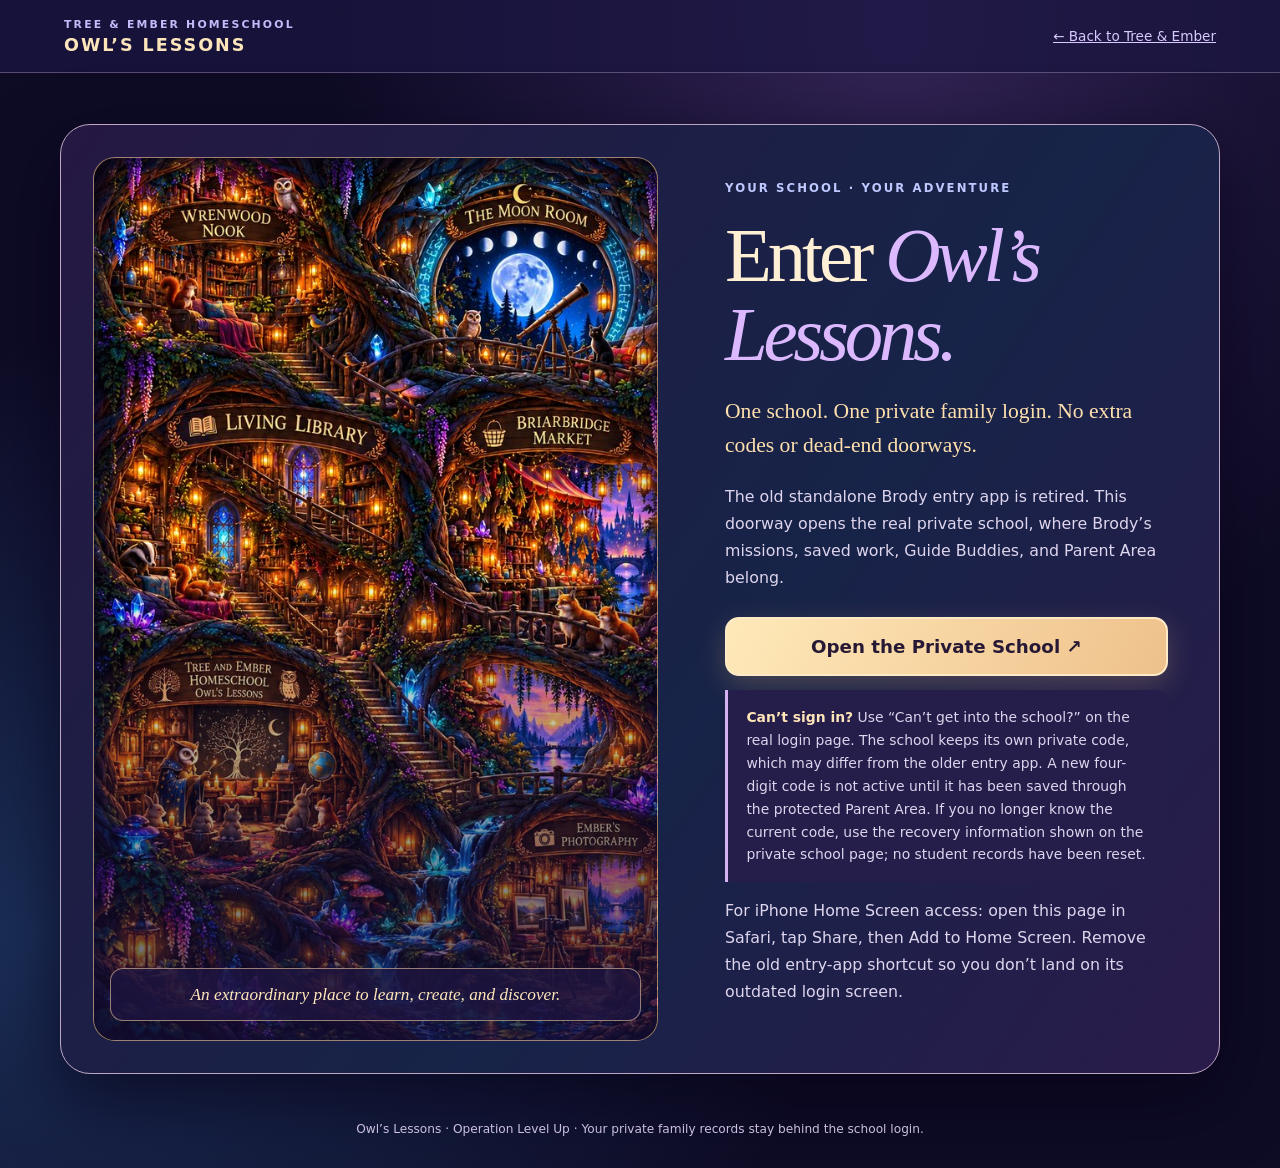
<file: brody-portal-entry.html>
<!doctype html>
<html lang="en">
<head>
<meta charset="utf-8">
<meta name="viewport" content="width=device-width,initial-scale=1">
<meta name="robots" content="noindex,nofollow,noarchive">
<meta name="theme-color" content="#16122f">
<title>Owl’s Lessons — Open the Real School | Tree &amp; Ember</title>
<style>
:root{color-scheme:dark;font-family:system-ui,-apple-system,BlinkMacSystemFont,"Segoe UI",sans-serif;background:#0e0b25;color:#ffeed5}
*{box-sizing:border-box}
body{margin:0;min-height:100svh;background:radial-gradient(ellipse at 70% 2%,#51377e8c,transparent 45%),radial-gradient(ellipse at 3% 80%,#264d8488,transparent 45%),#0e0b25}
.skip{position:absolute;left:-9999px;top:0;padding:1rem;background:#ffe6af;color:#1a0f38;z-index:10}.skip:focus{left:1rem}
header{display:flex;align-items:center;justify-content:space-between;gap:1rem;padding:1.1rem clamp(1.1rem,5vw,4rem);border-bottom:1px solid #9f8ab17a;background:#1b1642b3}
.brand{color:#fde5bb;font:700 clamp(.9rem,2vw,1.1rem) system-ui;letter-spacing:.11em;text-decoration:none;text-transform:uppercase}.brand span{display:block;color:#c4bafa;letter-spacing:.2em;font-size:.68rem;margin-bottom:.25rem}
.back{color:#d8c9ff;font-size:.85rem;white-space:nowrap}
main{width:min(1160px,calc(100% - 2rem));margin:clamp(1.25rem,4vw,3.5rem) auto 3rem}
.portal{display:grid;grid-template-columns:minmax(0,1.08fr) minmax(0,.92fr);gap:clamp(1.15rem,4vw,3rem);padding:clamp(1rem,3vw,2rem);border:1px solid #bea7c1;border-radius:30px;background:linear-gradient(125deg,#251842,#172348 58%,#2a1b4b);box-shadow:0 24px 70px #070318b5}
.art{min-height:560px;position:relative;border:1px solid #e2b58eaa;border-radius:22px;background:url('assets/portal-hub-final.jpg') left 69%/cover no-repeat;overflow:hidden;box-shadow:inset 0 0 36px #130b3288}
.art:after{content:"";position:absolute;inset:0;background:linear-gradient(to top,#150d36bc,transparent 55%)}
.art-label{position:absolute;left:1rem;right:1rem;bottom:1.2rem;z-index:1;text-align:center;padding:.8rem 1rem;background:#1e1540c9;color:#ffe7bb;border:1px solid #e0bb9aa2;border-radius:13px;font:italic 1.08rem/1.45 Georgia,serif}
.content{align-self:center;padding:clamp(.25rem,2vw,1.2rem)}
.eyebrow{font-size:.73rem;letter-spacing:.18em;text-transform:uppercase;font-weight:800;color:#bfc8ff}
h1{font:400 clamp(2.7rem,6vw,5rem)/1.03 Georgia,"Times New Roman",serif;letter-spacing:-.055em;color:#fff0d5;margin:1.25rem 0}
h1 em{font-style:italic;color:#dcb9ff}
.lead{font:400 clamp(1.13rem,2vw,1.35rem)/1.55 Georgia,serif;color:#ffe0ad}
p{font-size:.99rem;line-height:1.7;color:#ded5ee}
.primary{display:block;background:linear-gradient(115deg,#ffe9b9,#eec18b);color:#271935!important;text-decoration:none;text-align:center;font-weight:850;font-size:1.14rem;border:2px solid #ffeac7;border-radius:14px;padding:1.05rem 1.4rem;margin:1.6rem 0 .8rem;box-shadow:0 9px 28px #ebb9733d}
.primary:hover{background:#fff2da;transform:translateY(-2px)}
.primary:focus-visible,.back:focus-visible,.brand:focus-visible{outline:4px solid #fce3a3;outline-offset:5px}
.note{padding:1rem 1.15rem;border-left:3px solid #d4b2f2;background:#251d4a;border-radius:0 12px 12px 0;font-size:.87rem;line-height:1.65}
.note strong{color:#ffe5b7}
footer{text-align:center;padding:0 1rem 2rem;color:#cbc0df;font-size:.76rem}
@media(max-width:810px){.portal{grid-template-columns:1fr}.art{min-height:320px;order:2;background-position:left 70%}.content{order:1;padding:.3rem}.art-label{font-size:.89rem}}
@media(max-width:470px){header{align-items:flex-start;gap:.4rem}.back{font-size:.7rem}.art{min-height:250px}.portal{border-radius:19px}.primary{font-size:1.03rem}}
@media(prefers-reduced-motion:reduce){.primary:hover{transform:none}}
</style>
</head>
<body>
<a class="skip" href="#main">Skip to Owl’s Lessons doorway</a>
<header><a class="brand" href="./"><span>Tree &amp; Ember Homeschool</span>Owl’s Lessons</a><a class="back" href="./">← Back to Tree &amp; Ember</a></header>
<main id="main">
<section class="portal" aria-labelledby="heading">
  <div class="art" role="img" aria-label="Approved illustrated Tree & Ember living-tree library and Owl’s Lessons room"><span class="art-label">An extraordinary place to learn, create, and discover.</span></div>
  <div class="content">
    <span class="eyebrow">Your school · Your adventure</span>
    <h1 id="heading">Enter <em>Owl’s Lessons.</em></h1>
    <p class="lead">One school. One private family login. No extra codes or dead-end doorways.</p>
    <p>The old standalone Brody entry app is retired. This doorway opens the real private school, where Brody’s missions, saved work, Guide Buddies, and Parent Area belong.</p>
    <a class="primary" href="https://homeschool.treeandemberco.com/" rel="noreferrer">Open the Private School ↗</a>
    <p class="note"><strong>Can’t sign in?</strong> Use “Can’t get into the school?” on the real login page. The school keeps its own private code, which may differ from the older entry app. A new four-digit code is not active until it has been saved through the protected Parent Area. If you no longer know the current code, use the recovery information shown on the private school page; no student records have been reset.</p>
    <p>For iPhone Home Screen access: open this page in Safari, tap Share, then Add to Home Screen. Remove the old entry-app shortcut so you don’t land on its outdated login screen.</p>
  </div>
</section>
</main>
<footer>Owl’s Lessons · Operation Level Up · Your private family records stay behind the school login.</footer>
</body>
</html>
</file>
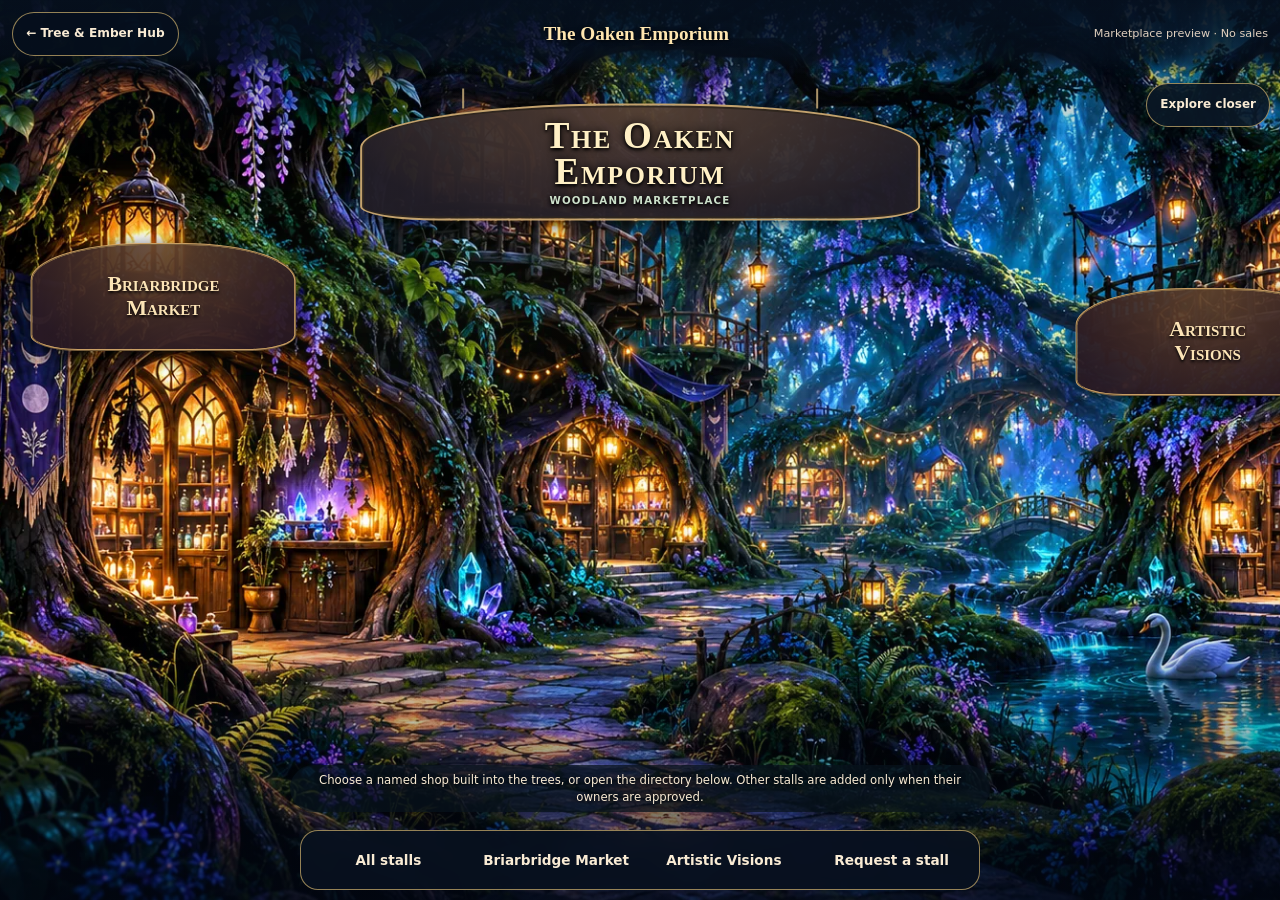
<file: oaken-emporium.html>
<!doctype html>
<html lang="en">
<head>
<meta charset="utf-8"><meta name="viewport" content="width=device-width, initial-scale=1, viewport-fit=cover">
<meta name="theme-color" content="#081420"><meta name="description" content="The Oaken Emporium is Tree & Ember's enchanted woodland marketplace for independent makers, including Briarbridge Market and Artistic Visions.">
<title>The Oaken Emporium | Tree & Ember</title>
<style>
:root{color-scheme:dark;--gold:#ebce90;--cream:#f9ebd4;--forest:#07121b;--teal:#8ccfcd;--stroke:rgba(226,192,117,.65)}*{box-sizing:border-box}html,body{margin:0;height:100%;font-family:Georgia,serif;color:var(--cream);background:var(--forest)}a{color:inherit}button{font:inherit}[hidden]{display:none!important}:focus-visible{outline:3px solid #ffedaa;outline-offset:3px}.skip{position:fixed;top:-100px;left:6px;background:#0b1c25;padding:10px;z-index:99}.skip:focus{top:10px}
.site-head{position:fixed;z-index:30;top:0;left:0;right:0;display:flex;align-items:center;justify-content:space-between;gap:12px;padding:calc(12px + env(safe-area-inset-top)) max(12px,env(safe-area-inset-right)) 19px max(12px,env(safe-area-inset-left));background:linear-gradient(#06101eee 0%,#06101ebb 72%,transparent)}.return{display:inline-flex;align-items:center;justify-content:center;border:1px solid var(--stroke);border-radius:60px;background:#06101ecb;font:650 .76rem/1.3 system-ui,sans-serif;padding:10px 13px;min-height:44px;text-decoration:none}.site-name{font:650 clamp(.85rem,2vw,1.2rem)/1.2 Georgia,serif;color:#ffe6b0;text-align:center;text-shadow:0 1px 4px #000}.private{font:500 .7rem/1.3 system-ui,sans-serif;color:#e0d0bf;text-align:right}
.market-scene{height:100dvh;width:100%;overflow:hidden;position:relative;background:radial-gradient(#24405b,#08141d 70%)}.scene-frame{position:absolute;inset:0;display:flex;justify-content:center;align-items:center;overflow:hidden}.forest-art{position:relative;width:max(100%,calc(100dvh * 1.776833));aspect-ratio:1672/941;flex:0 0 auto;max-width:none}.forest-art img{display:block;width:100%;height:100%;object-fit:cover;pointer-events:none;user-select:none}.market-scene::after{content:"";position:absolute;z-index:2;inset:0;pointer-events:none;background:linear-gradient(180deg,#02091577,transparent 20% 68%,#020815b8)}
.market-sign{position:absolute;z-index:6;top:18%;left:50%;transform:translate(-50%,-50%);width:35%;min-height:13%;padding:8px 10px;border:2px solid #c3a26d;border-radius:46% 46% 14% 14%/38% 38% 12% 12%;display:flex;align-items:center;justify-content:center;flex-direction:column;background:radial-gradient(ellipse at 50% 0%,#584234f1,#211d26f8 80%);box-shadow:0 5px 15px #000a,inset 0 0 0 2px #2f261e;text-align:center;text-shadow:0 2px 3px #000,0 0 9px #000;pointer-events:none}.market-sign::before,.market-sign::after{content:"";position:absolute;top:-15%;height:18%;border-left:2px solid #aa936a}.market-sign::before{left:18%}.market-sign::after{right:18%}.market-sign strong{font-variant:small-caps;font-size:clamp(1.25rem,2.9vw,3rem);line-height:.97;letter-spacing:.045em;color:#fff0c5}.market-sign small{font:650 clamp(.52rem,.8vw,.77rem)/1.25 system-ui,sans-serif;letter-spacing:.12em;text-transform:uppercase;color:#cde1cb;margin-top:4px}
.shop-sign{position:absolute;z-index:7;transform:translate(-50%,-50%);width:16.6%;min-height:12%;display:flex;align-items:center;justify-content:center;text-align:center;line-height:1.08;font-variant:small-caps;color:#fce4b6;background:radial-gradient(ellipse at 50% 0%,#61432de8,#291922f4 84%);border:2px ridge #c99f65;border-radius:42% 42% 18% 18%/35% 35% 15% 15%;box-shadow:0 4px 18px #000b;text-shadow:0 2px 3px #000;padding:7px 10px;text-decoration:none;font-size:clamp(.93rem,1.7vw,1.75rem);font-weight:700}.shop-sign:hover,.shop-sign:focus-visible{box-shadow:0 0 18px #ffcd74cf,0 3px 8px #000b}.briar{top:33%;left:20.2%}.artistic{top:38%;left:85.5%}
.controls{z-index:14;position:absolute;right:max(10px,env(safe-area-inset-right));top:calc(83px + env(safe-area-inset-top))}.control{min-height:44px;border:1px solid var(--stroke);border-radius:45px;background:#0a1826e9;color:var(--cream);padding:9px 13px;font:650 .75rem/1.3 system-ui,sans-serif;cursor:pointer}.tip{z-index:10;position:absolute;bottom:calc(88px + env(safe-area-inset-bottom));left:50%;transform:translateX(-50%);width:min(92%,700px);margin:0;background:#08121cb9;padding:7px 13px;border-radius:24px;text-align:center;font:500 .73rem/1.4 system-ui,sans-serif;text-shadow:0 1px 5px #000}.scene-nav{position:absolute;z-index:12;bottom:calc(10px + env(safe-area-inset-bottom));left:50%;transform:translateX(-50%);width:min(95%,680px);padding:5px;display:flex;gap:3px;justify-content:center;align-items:center;border:1px solid var(--stroke);border-radius:18px;background:#08111fec;backdrop-filter:blur(8px)}.scene-nav a{flex:1;min-height:48px;padding:9px 5px;display:flex;align-items:center;justify-content:center;text-decoration:none;text-align:center;font:700 clamp(.65rem,1.6vw,.85rem)/1.18 system-ui,sans-serif;border-radius:11px}.scene-nav a:hover,.scene-nav a:focus-visible{background:#37505299}
.sheet{position:fixed;z-index:50;inset:0;padding:clamp(15px,5vw,40px);overflow-y:auto;display:none;align-items:center;justify-content:center;background:#010713e8;backdrop-filter:blur(10px)}.sheet:target{display:flex}.sheet-panel{width:min(100%,720px);max-height:94dvh;overflow:auto;padding:clamp(20px,4vw,33px);border:1px solid var(--stroke);border-radius:25px;background:linear-gradient(145deg,#172a36,#141827 65%,#14241e);box-shadow:0 20px 60px #000c}.sheet-top{display:flex;justify-content:space-between;align-items:center;gap:10px}.eyebrow{color:#c7d8bd;font:700 .75rem/1.4 system-ui,sans-serif;text-transform:uppercase;letter-spacing:.12em;margin:0}.close{display:inline-flex;justify-content:center;align-items:center;min-width:44px;min-height:44px;border:1px solid var(--stroke);border-radius:50%;background:#101b26;text-decoration:none;font:700 1.2rem system-ui,sans-serif}.sheet h2{font:400 clamp(2rem,5vw,3.2rem)/1.1 Georgia,serif;color:#ffe5b5;margin:10px 0 14px}.sheet h3{font-size:1.3rem;margin:10px 0}.sheet p,.sheet li{font:400 .95rem/1.6 system-ui,sans-serif;color:#e4e4dc}.directory{display:grid;gap:14px}.directory-item{padding:16px;border-radius:15px;border:1px solid #b9a17286;background:#0b1925e3}.directory-item p{margin:6px 0 11px}.entry{display:inline-flex;align-items:center;justify-content:center;padding:11px 18px;min-height:44px;border:1px solid var(--stroke);border-radius:40px;background:#314b4be8;text-decoration:none;font:700 .82rem system-ui,sans-serif}.note{font-size:.81rem!important;color:#d4c6b5!important}
@media (max-width:620px),(max-aspect-ratio:5/6){.scene-frame.panorama{justify-content:flex-start;overflow-x:auto;overflow-y:hidden;-webkit-overflow-scrolling:touch;touch-action:pan-x;scrollbar-width:thin}.scene-frame.panorama .forest-art{width:max(100%,calc(100dvh * 1.776833))}.scene-frame:not(.panorama) .forest-art{width:100%;max-width:100%}.scene-frame:not(.panorama) .shop-sign{display:none}.scene-frame:not(.panorama) .market-sign{width:39%}.shop-sign{min-height:11%;width:17%;font-size:clamp(1rem,2.5vw,1.6rem)}.market-sign{width:34%}.market-sign strong{font-size:clamp(1.6rem,3vw,2.5rem)}.scene-nav{width:calc(100% - 12px)}.scene-nav a{font-size:.68rem;padding:6px 3px}.tip{bottom:calc(80px + env(safe-area-inset-bottom));font-size:.68rem}}@media(max-width:390px){.site-head{gap:5px}.return{font-size:.68rem;padding:8px}.site-name{font-size:.82rem}.private{display:none}.tip{font-size:.64rem}.market-sign strong{font-size:1.55rem}}@media(prefers-reduced-motion:reduce){*,*:before,*:after{animation:none!important;scroll-behavior:auto!important;transition:none!important}}
/* Approved living-tree palette: restrained teal light and amber glow, not extra lanterns. */
.market-scene::before{content:"";position:absolute;inset:0;pointer-events:none;z-index:3;opacity:.44;
 background:radial-gradient(ellipse at 29% 36%,rgba(133,205,150,.10),transparent 25%),
 radial-gradient(ellipse at 70% 58%,rgba(90,206,196,.12),transparent 27%),
 radial-gradient(ellipse at 51% 19%,rgba(230,194,116,.08),transparent 30%);
 animation:emporiumLight 14s ease-in-out infinite alternate}
@keyframes emporiumLight{from{opacity:.28}to{opacity:.53}}
@media(prefers-reduced-motion:reduce){.market-scene::before{animation:none!important;opacity:.37}}
</style>
<script defer>
window.addEventListener('DOMContentLoaded',()=>{const scene=document.getElementById('scene'),toggle=document.getElementById('toggle-view'),media=matchMedia('(max-width:620px),(max-aspect-ratio:5/6)');function sync(immersive){scene.classList.toggle('panorama',immersive);toggle.textContent=immersive?'Show entire village':'Explore closer';toggle.setAttribute('aria-pressed',String(immersive));if(immersive)requestAnimationFrame(()=>scene.scrollLeft=Math.max(0,(scene.scrollWidth-scene.clientWidth)/2));else scene.scrollLeft=0;}sync(media.matches);media.addEventListener('change',()=>sync(media.matches));toggle.addEventListener('click',()=>sync(!scene.classList.contains('panorama')));scene.addEventListener('keydown',e=>{if(e.target!==scene||!scene.classList.contains('panorama')||!['ArrowLeft','ArrowRight'].includes(e.key))return;e.preventDefault();scene.scrollBy({left:e.key==='ArrowLeft'?-240:240,behavior:'instant'})});});
</script>
</head><body>
<a class="skip" href="#nav">Skip to stalls</a>
<header class="site-head"><a class="return" href="./#portal-hub" aria-label="Return to Tree and Ember Portal Hub">← Tree &amp; Ember Hub</a><span class="site-name">The Oaken Emporium</span><span class="private">Marketplace preview · No sales</span></header>
<main class="market-scene" aria-label="The Oaken Emporium marketplace landing">
 <div class="scene-frame" id="scene" tabindex="0" aria-label="Panorama of an enchanted village of tree-built shops; swipe sideways or use arrow keys on narrow screens">
  <div class="forest-art"><img src="assets/oaken-emporium-tree-shops.webp" alt="Twilight woodland village with shops built into living trees, amber windows, a small mossy bridge, violet accents and a white swan in the stream" width="1672" height="941" fetchpriority="high">
   <div class="market-sign" aria-hidden="true"><strong>The Oaken<br>Emporium</strong><small>Woodland marketplace</small></div>
   <a class="shop-sign briar" href="#briarbridge" aria-label="Enter Briarbridge Market, Tree & Ember's individual store">Briarbridge<br>Market</a>
   <a class="shop-sign artistic" href="#artistic" aria-label="Enter Artistic Visions, an independently owned maker stall">Artistic<br>Visions</a>
  </div>
 </div>
 <div class="controls"><button class="control" id="toggle-view" type="button" aria-controls="scene" aria-pressed="false">Explore closer</button></div>
 <p class="tip">Choose a named shop built into the trees, or open the directory below. Other stalls are added only when their owners are approved.</p>
 <nav class="scene-nav" id="nav" aria-label="Marketplace navigation"><a href="#all-stalls">All stalls</a><a href="#briarbridge">Briarbridge Market</a><a href="#artistic">Artistic Visions</a><a href="#request">Request a stall</a></nav>
</main>
<section class="sheet" id="all-stalls" aria-labelledby="directory-title"><div class="sheet-panel"><div class="sheet-top"><p class="eyebrow">The Oaken Emporium · Independent makers</p><a class="close" href="#nav" aria-label="Close directory">×</a></div><h2 id="directory-title">Discover the stalls</h2><div class="directory"><article class="directory-item"><h3>Briarbridge Market</h3><p>Tree & Ember's individual shop: handmade creations, nature-inspired goods, curiosities and original photography.</p><a class="entry" href="#briarbridge">Enter this store</a></article><article class="directory-item"><h3>Artistic Visions</h3><p>An independently owned business featuring crochet, sewing, original paintings and resin creations.</p><a class="entry" href="#artistic">Enter this store</a></article></div><p class="note">This is a browse-only marketplace opening preview, not an active shop checkout.</p></div></section>
<section class="sheet" id="briarbridge" aria-labelledby="briarbridge-title"><div class="sheet-panel"><div class="sheet-top"><p class="eyebrow">An individual store at The Oaken Emporium</p><a class="close" href="#nav" aria-label="Return to marketplace">×</a></div><h2 id="briarbridge-title">Briarbridge Market</h2><p>Tree & Ember's own handmade creations, nature-inspired goods, decorative curiosities and original photography.</p><p class="note">Product photography, confirmed inventory and purchasing links are being prepared. There is no checkout on this preview.</p><a href="#all-stalls" class="entry">Explore other stalls</a></div></section>
<section class="sheet" id="artistic" aria-labelledby="artistic-title"><div class="sheet-panel"><div class="sheet-top"><p class="eyebrow">Independent maker at The Oaken Emporium</p><a class="close" href="#nav" aria-label="Return to marketplace">×</a></div><h2 id="artistic-title">Artistic Visions</h2><p>Independent handcrafted crochet, sewn creations, paintings and resin art.</p><p class="note">Their own verified purchasing link will be added when confirmed. No inventory or sales are represented here.</p><a href="#all-stalls" class="entry">Explore other stalls</a></div></section>
<section class="sheet" id="request" aria-labelledby="request-title"><div class="sheet-panel"><div class="sheet-top"><p class="eyebrow">Future makers</p><a class="close" href="#nav" aria-label="Return to marketplace">×</a></div><h2 id="request-title">Request a stall</h2><p>We're preparing a secure application and approval process for independent makers. Applications are not open yet, and this preview does not collect personal information.</p><a href="#all-stalls" class="entry">Browse stalls instead</a></div></section>
</body></html>
</file>
